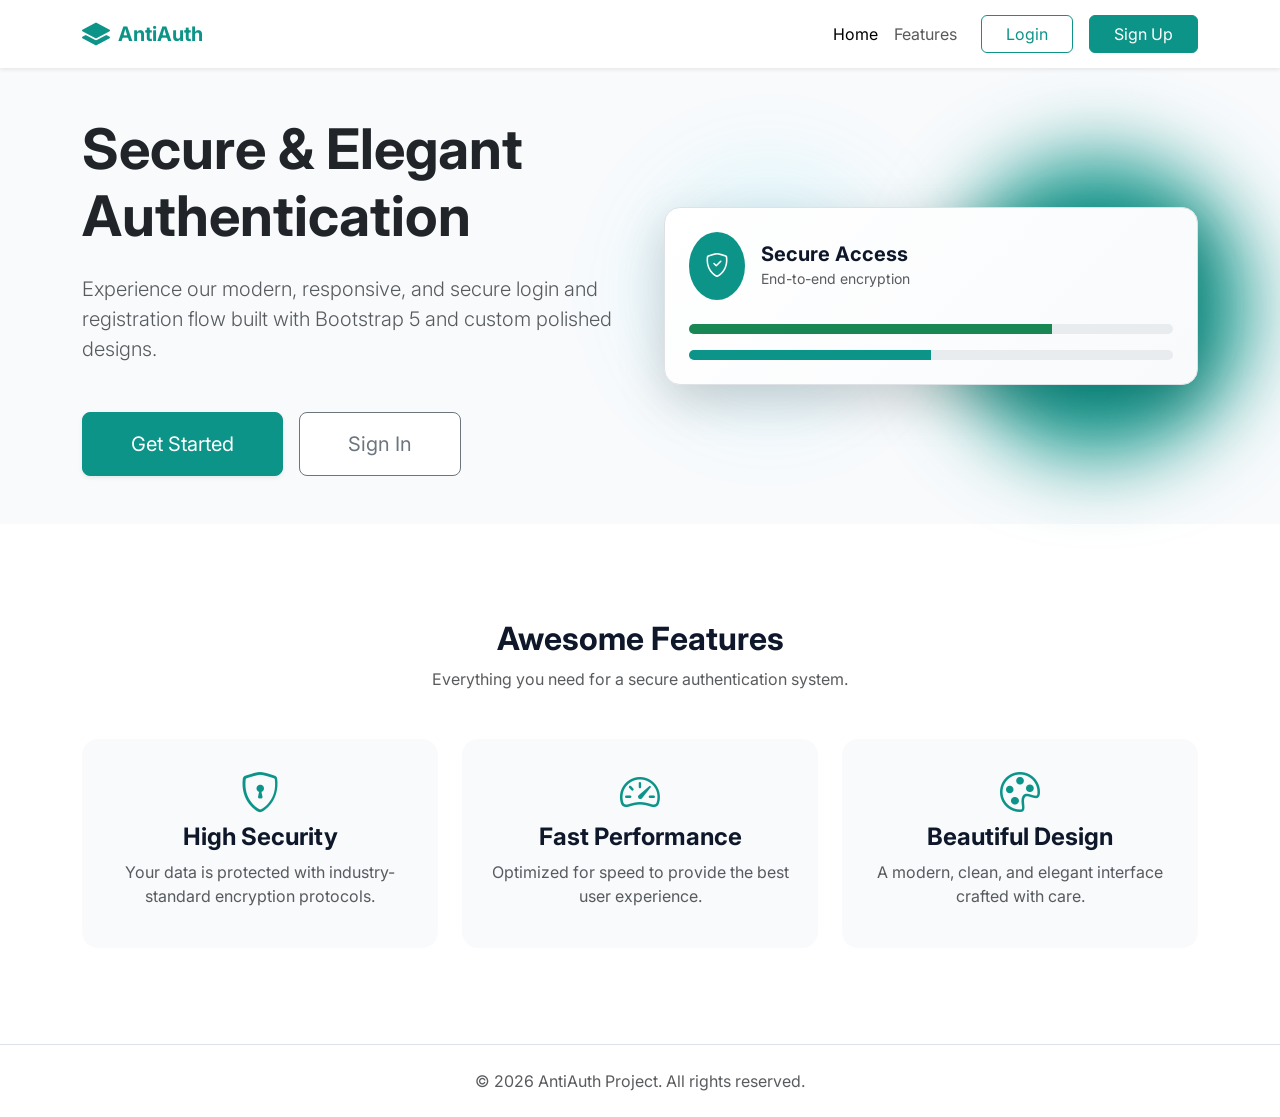
<file: login_registration/index.html>
<!DOCTYPE html>
<html lang="en">
<head>
    <meta charset="UTF-8">
    <meta name="viewport" content="width=device-width, initial-scale=1.0">
    <title>Antigravity Auth - Home</title>
    <!-- Google Fonts -->
    <link href="https://fonts.googleapis.com/css2?family=Inter:wght@300;400;500;600;700&display=swap" rel="stylesheet">
    <!-- Bootstrap 5 CSS -->
    <link href="https://cdn.jsdelivr.net/npm/bootstrap@5.3.2/dist/css/bootstrap.min.css" rel="stylesheet">
    <!-- Bootstrap Icons -->
    <link rel="stylesheet" href="https://cdn.jsdelivr.net/npm/bootstrap-icons@1.11.1/font/bootstrap-icons.css">
    <!-- Custom CSS -->
    <link rel="stylesheet" href="css/style.css?v=2">
</head>
<body class="d-flex flex-column min-vh-100">

    <!-- Navbar -->
    <nav class="navbar navbar-expand-lg navbar-light bg-white shadow-sm sticky-top">
        <div class="container">
            <a class="navbar-brand fw-bold text-primary d-flex align-items-center gap-2" href="index.html">
                <i class="bi bi-layers-fill fs-3"></i>
                AntiAuth
            </a>
            <button class="navbar-toggler border-0 shadow-none" type="button" data-bs-toggle="collapse" data-bs-target="#navbarNav" aria-controls="navbarNav" aria-expanded="false" aria-label="Toggle navigation">
                <span class="navbar-toggler-icon"></span>
            </button>
            <div class="collapse navbar-collapse" id="navbarNav">
                <ul class="navbar-nav ms-auto mb-2 mb-lg-0 align-items-center">
                    <li class="nav-item">
                        <a class="nav-link active" aria-current="page" href="index.html">Home</a>
                    </li>
                    <li class="nav-item">
                        <a class="nav-link" href="#features">Features</a>
                    </li>
                    <li class="nav-item ms-lg-3 me-lg-3 me-3">
                        <a class="btn btn-outline-primary px-4 mb-2 mb-lg-0 w-100" href="login.html">Login</a>
                    </li>
                    <li class="nav-item">
                        <a class="btn btn-primary px-4 w-100" href="register.html">Sign Up</a>
                    </li>
                </ul>
            </div>
        </div>
    </nav>

    <!-- Hero Section -->
    <main class="flex-grow-1 d-flex align-items-center bg-light">
        <div class="container py-5">
            <div class="row align-items-center g-5">
                <div class="col-lg-6 text-center text-lg-start">
                    <h1 class="display-4 fw-bold text-dark mb-4">Secure & Elegant Authentication</h1>
                    <p class="lead text-muted mb-5">Experience our modern, responsive, and secure login and registration flow built with Bootstrap 5 and custom polished designs.</p>
                    <div id="hero-cta-buttons" class="d-flex flex-column flex-sm-row gap-3 justify-content-center justify-content-lg-start">
                        <a href="register.html" class="btn btn-primary btn-lg px-5 py-3 shadow-sm">Get Started</a>
                        <a href="login.html" class="btn btn-outline-secondary btn-lg px-5 py-3 bg-white btn-hover-text-green">Sign In</a>
                    </div>
                </div>
                <div class="col-lg-6">
                    <div class="hero-image-container position-relative">
                        <!-- A placeholder hero visual block since we don't have an external image yet. We will style this with CSS -->
                        <div class="hero-visual bg-white rounded-4 shadow-lg p-4 position-relative z-1 border">
                            <div class="d-flex align-items-center gap-3 mb-4">
                                <div class="bg-primary rounded-circle p-3 text-white">
                                    <i class="bi bi-shield-check fs-4"></i>
                                </div>
                                <div>
                                    <h5 class="mb-0 fw-bold">Secure Access</h5>
                                    <small class="text-muted">End-to-end encryption</small>
                                </div>
                            </div>
                            <div class="progress mb-3" style="height: 10px;">
                                <div class="progress-bar bg-success w-75" role="progressbar" aria-valuenow="75" aria-valuemin="0" aria-valuemax="100"></div>
                            </div>
                            <div class="progress" style="height: 10px;">
                                <div class="progress-bar bg-primary w-50" role="progressbar" aria-valuenow="50" aria-valuemin="0" aria-valuemax="100"></div>
                            </div>
                        </div>
                        
                        <div class="position-absolute bg-primary bg-opacity-10 rounded-circle" style="width: 300px; height: 300px; top: -50px; right: -50px; z-index: 0; filter: blur(40px);"></div>
                        <div class="position-absolute bg-info bg-opacity-10 rounded-circle" style="width: 250px; height: 250px; bottom: -30px; left: -20px; z-index: 0; filter: blur(40px);"></div>
                    </div>
                </div>
            </div>
        </div>
    </main>

    <!-- Features Section -->
    <section id="features" class="py-5 bg-white">
        <div class="container py-5">
            <div class="text-center mb-5">
                <h2 class="fw-bold">Awesome Features</h2>
                <p class="text-muted">Everything you need for a secure authentication system.</p>
            </div>
            <div class="row g-4">
                <div class="col-md-4 text-center">
                    <div class="bg-light p-4 rounded-4 h-100">
                        <i class="bi bi-shield-lock text-primary fs-1 mb-3"></i>
                        <h4 class="fw-bold">High Security</h4>
                        <p class="text-muted">Your data is protected with industry-standard encryption protocols.</p>
                    </div>
                </div>
                <div class="col-md-4 text-center">
                    <div class="bg-light p-4 rounded-4 h-100">
                        <i class="bi bi-speedometer2 text-primary fs-1 mb-3"></i>
                        <h4 class="fw-bold">Fast Performance</h4>
                        <p class="text-muted">Optimized for speed to provide the best user experience.</p>
                    </div>
                </div>
                <div class="col-md-4 text-center">
                    <div class="bg-light p-4 rounded-4 h-100">
                        <i class="bi bi-palette text-primary fs-1 mb-3"></i>
                        <h4 class="fw-bold">Beautiful Design</h4>
                        <p class="text-muted">A modern, clean, and elegant interface crafted with care.</p>
                    </div>
                </div>
            </div>
        </div>
    </section>

    <!-- Footer -->
    <footer class="bg-white border-top py-4 mt-auto">
        <div class="container text-center">
            <p class="text-muted mb-0">&copy; 2026 AntiAuth Project. All rights reserved.</p>
        </div>
    </footer>

    <!-- Bootstrap 5 JS Bundle with Popper -->
    <script src="https://cdn.jsdelivr.net/npm/bootstrap@5.3.2/dist/js/bootstrap.bundle.min.js"></script>
    <script src="js/session.js"></script>
</body>
</html>
</file>
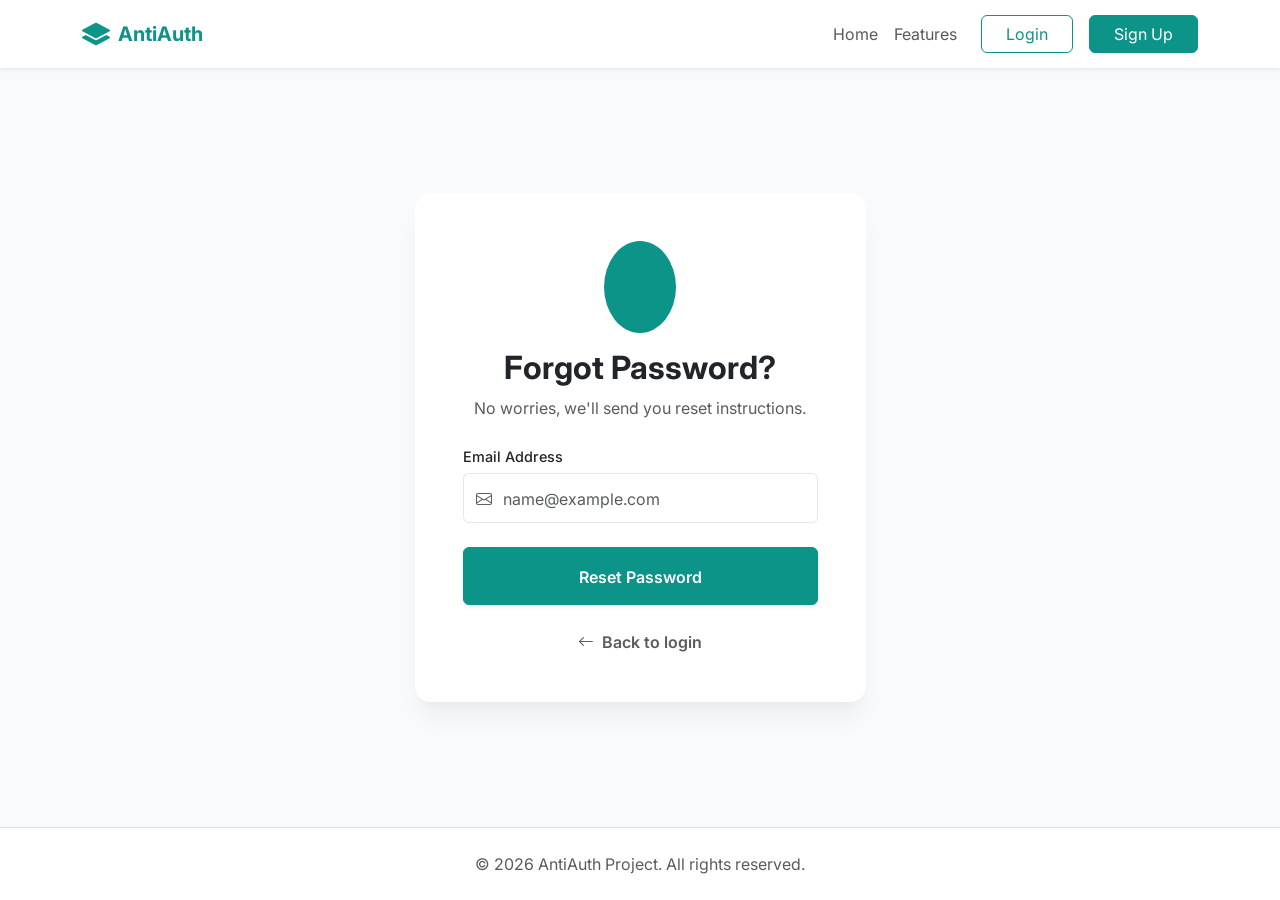
<file: login_registration/forgot-password.html>
<!DOCTYPE html>
<html lang="en">
<head>
    <meta charset="UTF-8">
    <meta name="viewport" content="width=device-width, initial-scale=1.0">
    <title>Forgot Password - Antigravity Auth</title>
    <link href="https://fonts.googleapis.com/css2?family=Inter:wght@300;400;500;600;700&display=swap" rel="stylesheet">
    <link href="https://cdn.jsdelivr.net/npm/bootstrap@5.3.2/dist/css/bootstrap.min.css" rel="stylesheet">
    <link rel="stylesheet" href="https://cdn.jsdelivr.net/npm/bootstrap-icons@1.11.1/font/bootstrap-icons.css">
    <link rel="stylesheet" href="css/style.css">
</head>
<body class="bg-light min-vh-100 d-flex flex-column">

    <!-- Navbar -->
    <nav class="navbar navbar-expand-lg navbar-light bg-white shadow-sm sticky-top">
        <div class="container">
            <a class="navbar-brand fw-bold text-primary d-flex align-items-center gap-2" href="index.html">
                <i class="bi bi-layers-fill fs-3"></i>
                AntiAuth
            </a>
            <button class="navbar-toggler border-0 shadow-none" type="button" data-bs-toggle="collapse" data-bs-target="#navbarNav" aria-controls="navbarNav" aria-expanded="false" aria-label="Toggle navigation">
                <span class="navbar-toggler-icon"></span>
            </button>
            <div class="collapse navbar-collapse" id="navbarNav">
                <ul class="navbar-nav ms-auto mb-2 mb-lg-0 align-items-center">
                    <li class="nav-item">
                        <a class="nav-link" href="index.html">Home</a>
                    </li>
                    <li class="nav-item">
                        <a class="nav-link" href="index.html#features">Features</a>
                    </li>
                    <li class="nav-item ms-lg-3 me-lg-3 me-3">
                        <a class="btn btn-outline-primary px-4 mb-2 mb-lg-0 w-100" href="login.html">Login</a>
                    </li>
                    <li class="nav-item">
                        <a class="btn btn-primary px-4 w-100" href="register.html">Sign Up</a>
                    </li>
                </ul>
            </div>
        </div>
    </nav>

    <!-- Main Content -->
    <main class="flex-grow-1 d-flex align-items-center justify-content-center py-5">
        <div class="container">
            <div class="row justify-content-center">
                <div class="col-md-8 col-lg-6 col-xl-5">
                    <div class="card auth-card border-0 shadow-lg rounded-4 overflow-hidden fade-in-up">
                        <div class="card-body p-4 p-sm-5">
                            <div class="text-center mb-4">
                                <div class="bg-primary bg-opacity-10 text-primary rounded-circle d-inline-flex p-3 mb-3">
                                    <i class="bi bi-key fs-1"></i>
                                </div>
                                <h2 class="fw-bold text-dark">Forgot Password?</h2>
                                <p class="text-muted">No worries, we'll send you reset instructions.</p>
                            </div>

                            <form id="forgotPasswordForm" novalidate>
                                <!-- Alert for general form errors -->
                                <div id="forgotAlert" class="alert d-none" role="alert"></div>

                                <div class="mb-4 position-relative">
                                    <label for="forgotEmail" class="form-label fw-medium text-dark">Email Address</label>
                                    <div class="input-group has-validation">
                                        <span class="input-group-text bg-white border-end-0 text-muted"><i class="bi bi-envelope"></i></span>
                                        <input type="email" class="form-control border-start-0 ps-0 focus-ring-none" id="forgotEmail" placeholder="name@example.com" required>
                                        <div class="invalid-feedback">
                                            Please enter a valid email address.
                                        </div>
                                    </div>
                                </div>

                                <button type="submit" class="btn btn-primary w-100 py-2 py-sm-3 fw-semibold shadow-sm mb-4 btn-hover-elevate">
                                    Reset Password
                                </button>
                                
                                <div class="text-center">
                                    <a href="login.html" class="text-muted text-decoration-none fw-semibold">
                                        <i class="bi bi-arrow-left me-1"></i> Back to login
                                    </a>
                                </div>
                            </form>
                        </div>
                    </div>
                </div>
            </div>
        </div>
    </main>

    <!-- Footer -->
    <footer class="bg-white border-top py-4 mt-auto">
        <div class="container text-center">
            <p class="text-muted mb-0">&copy; 2026 AntiAuth Project. All rights reserved.</p>
        </div>
    </footer>

    <script src="https://cdn.jsdelivr.net/npm/bootstrap@5.3.2/dist/js/bootstrap.bundle.min.js"></script>
    <script>
        const forgotEmail = document.getElementById('forgotEmail');
        let isEmailValidDB = false;
        let checkTimeout = null;
        
        forgotEmail.addEventListener('input', function() {
            clearTimeout(checkTimeout);
            const email = this.value;
            
            if (email.length > 5 && this.checkValidity()) {
                checkTimeout = setTimeout(() => {
                    fetch('php/check-user.php?email=' + encodeURIComponent(email))
                    .then(res => res.json())
                    .then(data => {
                        if (!data.exists) {
                            forgotEmail.setCustomValidity("Email not found in database.");
                            isEmailValidDB = false;
                        } else {
                            forgotEmail.setCustomValidity("");
                            isEmailValidDB = true;
                        }
                    });
                }, 500);
            }
        });

        document.getElementById('forgotPasswordForm').addEventListener('submit', function(e) {
            e.preventDefault();
            
            let isValid = this.checkValidity() && isEmailValidDB;
            this.classList.add('was-validated');
            
            if (isValid) {
                const btn = this.querySelector('button[type="submit"]');
                const originalText = btn.innerHTML;
                btn.disabled = true;
                btn.innerHTML = '<span class="spinner-border spinner-border-sm me-2" role="status" aria-hidden="true"></span>Sending...';
                
                setTimeout(() => {
                    const alert = document.getElementById('forgotAlert');
                    alert.className = 'alert alert-success alert-dismissible fade show';
                    alert.innerHTML = 'A confirmation email has been sent.<button type="button" class="btn-close" data-bs-dismiss="alert" aria-label="Close"></button>';
                    btn.innerHTML = '<span class="spinner-border spinner-border-sm me-2" role="status" aria-hidden="true"></span>Redirecting...';
                    
                    localStorage.setItem('resetEmail', forgotEmail.value);
                    
                    setTimeout(() => {
                        window.location.href = 'reset-password.html';
                    }, 1500);
                }, 1000);
            }
        });
    </script>
    <script src="js/session.js"></script>
</body>
</html>
</file>
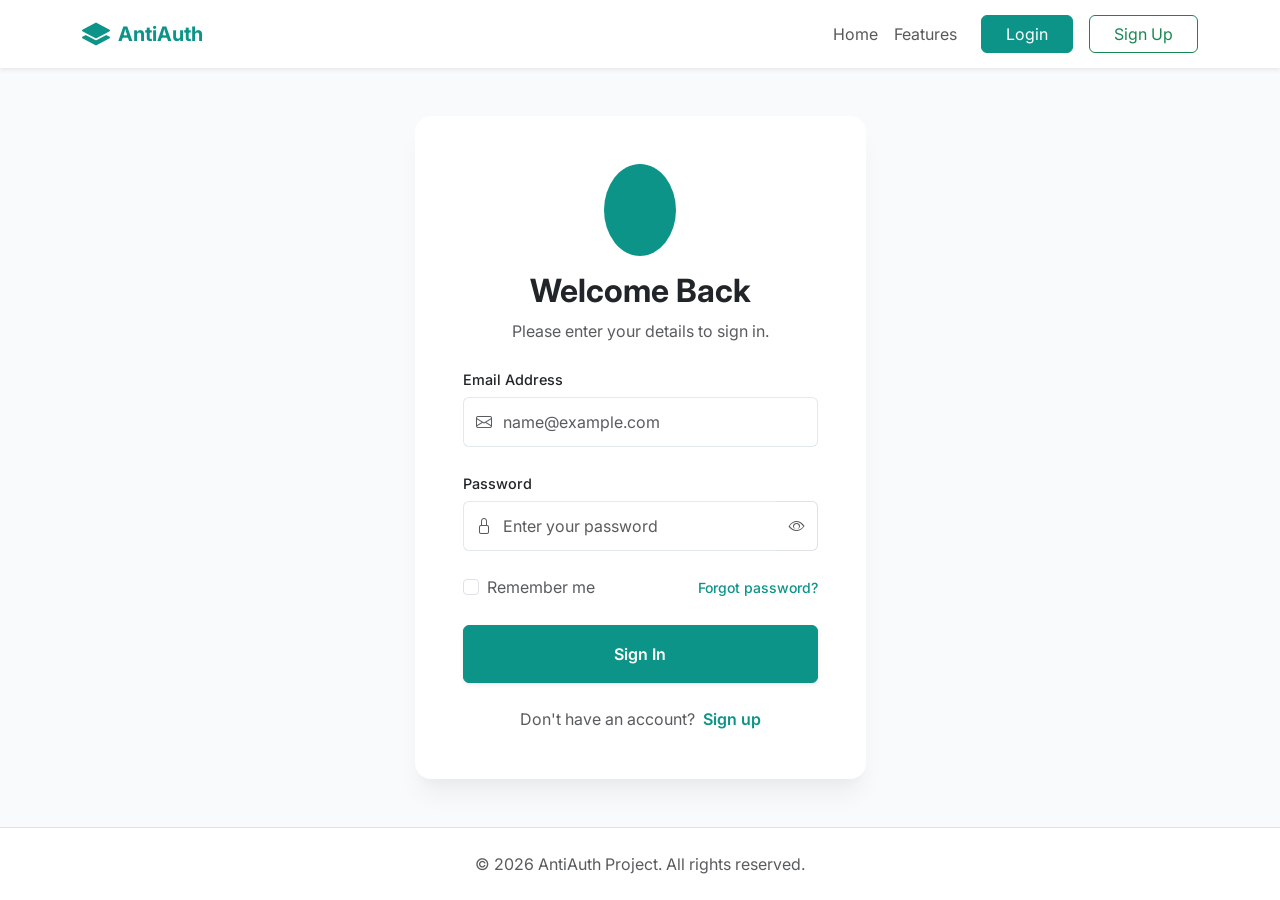
<file: login_registration/login.html>
<!DOCTYPE html>
<html lang="en">
<head>
    <meta charset="UTF-8">
    <meta name="viewport" content="width=device-width, initial-scale=1.0">
    <title>Login - Antigravity Auth</title>
    <link href="https://fonts.googleapis.com/css2?family=Inter:wght@300;400;500;600;700&display=swap" rel="stylesheet">
    <link href="https://cdn.jsdelivr.net/npm/bootstrap@5.3.2/dist/css/bootstrap.min.css" rel="stylesheet">
    <link rel="stylesheet" href="https://cdn.jsdelivr.net/npm/bootstrap-icons@1.11.1/font/bootstrap-icons.css">
    <link rel="stylesheet" href="css/style.css">
</head>
<body class="bg-light min-vh-100 d-flex flex-column">

    <!-- Navbar -->
    <nav class="navbar navbar-expand-lg navbar-light bg-white shadow-sm sticky-top">
        <div class="container">
            <a class="navbar-brand fw-bold text-primary d-flex align-items-center gap-2" href="index.html">
                <i class="bi bi-layers-fill fs-3"></i>
                AntiAuth
            </a>
            <button class="navbar-toggler border-0 shadow-none" type="button" data-bs-toggle="collapse" data-bs-target="#navbarNav" aria-controls="navbarNav" aria-expanded="false" aria-label="Toggle navigation">
                <span class="navbar-toggler-icon"></span>
            </button>
            <div class="collapse navbar-collapse" id="navbarNav">
                <ul class="navbar-nav ms-auto mb-2 mb-lg-0 align-items-center">
                    <li class="nav-item">
                        <a class="nav-link" href="index.html">Home</a>
                    </li>
                    <li class="nav-item">
                        <a class="nav-link" href="index.html#features">Features</a>
                    </li>
                    <li class="nav-item ms-lg-3 me-lg-3 me-3">
                        <a class="btn btn-primary px-4 mb-2 mb-lg-0 w-100" href="login.html">Login</a>
                    </li>
                    <li class="nav-item">
                        <a class="btn btn-outline-success bg-white px-4 w-100" href="register.html">Sign Up</a>
                    </li>
                </ul>
            </div>
        </div>
    </nav>

    <!-- Main Content -->
    <main class="flex-grow-1 d-flex align-items-center justify-content-center py-5">
        <div class="container">
            <div class="row justify-content-center">
                <div class="col-md-8 col-lg-6 col-xl-5">
                    <div class="card auth-card border-0 shadow-lg rounded-4 overflow-hidden fade-in-up">
                        <div class="card-body p-4 p-sm-5">
                            <div class="text-center mb-4">
                                <div class="bg-primary bg-opacity-10 text-primary rounded-circle d-inline-flex p-3 mb-3">
                                    <i class="bi bi-person-circle fs-1"></i>
                                </div>
                                <h2 class="fw-bold text-dark">Welcome Back</h2>
                                <p class="text-muted">Please enter your details to sign in.</p>
                            </div>

                            <form id="loginForm" novalidate>
                                <!-- Alert for general form errors -->
                                <div id="loginAlert" class="alert d-none" role="alert"></div>

                                <div class="mb-4 position-relative">
                                    <label for="loginEmail" class="form-label fw-medium text-dark">Email Address</label>
                                    <div class="input-group has-validation">
                                        <span class="input-group-text bg-white border-end-0 text-muted"><i class="bi bi-envelope"></i></span>
                                        <input type="email" class="form-control border-start-0 ps-0 focus-ring-none" id="loginEmail" placeholder="name@example.com" required>
                                        <div class="invalid-feedback">
                                            Please enter a valid email address.
                                        </div>
                                    </div>
                                </div>

                                <div class="mb-4 position-relative">
                                    <label for="loginPassword" class="form-label fw-medium text-dark">Password</label>
                                    <div class="input-group has-validation">
                                        <span class="input-group-text bg-white border-end-0 text-muted"><i class="bi bi-lock"></i></span>
                                        <input type="password" class="form-control border-start-0 border-end-0 px-0 focus-ring-none" id="loginPassword" placeholder="Enter your password" required>
                                        <button class="btn btn-outline-secondary bg-white border-start-0 border text-muted toggle-password" type="button" data-target="loginPassword" aria-label="Toggle password visibility">
                                            <i class="bi bi-eye"></i>
                                        </button>
                                        <div class="invalid-feedback">
                                            Password is required.
                                        </div>
                                    </div>
                                    <div id="capsLockWarning-loginPassword" class="form-text text-warning d-none mt-1 fw-bold small">
                                        <i class="bi bi-exclamation-triangle-fill me-1"></i> Caps Lock is ON
                                    </div>
                                </div>

                                <div class="d-flex justify-content-between align-items-center mb-4">
                                    <div class="form-check">
                                        <input class="form-check-input focus-ring-primary" type="checkbox" id="rememberMe">
                                        <label class="form-check-label text-muted" for="rememberMe">
                                            Remember me
                                        </label>
                                    </div>
                                    <a href="forgot-password.html" class="text-primary text-decoration-none fw-medium small">Forgot password?</a>
                                </div>

                                <button type="submit" class="btn btn-primary w-100 py-2 py-sm-3 fw-semibold shadow-sm mb-4 btn-hover-elevate">
                                    Sign In
                                </button>
                                
                                <div class="text-center">
                                    <span class="text-muted">Don't have an account?</span>
                                    <a href="register.html" class="text-primary text-decoration-none fw-semibold ms-1">Sign up</a>
                                </div>
                            </form>
                        </div>
                    </div>
                </div>
            </div>
        </div>
    </main>

    <!-- Footer -->
    <footer class="bg-white border-top py-4 mt-auto">
        <div class="container text-center">
            <p class="text-muted mb-0">&copy; 2026 AntiAuth Project. All rights reserved.</p>
        </div>
    </footer>

    <script src="https://cdn.jsdelivr.net/npm/bootstrap@5.3.2/dist/js/bootstrap.bundle.min.js"></script>
    <script src="js/auth.js"></script>
    <script src="js/validation.js"></script>
    <script src="js/session.js"></script>
</body>
</html>
</file>
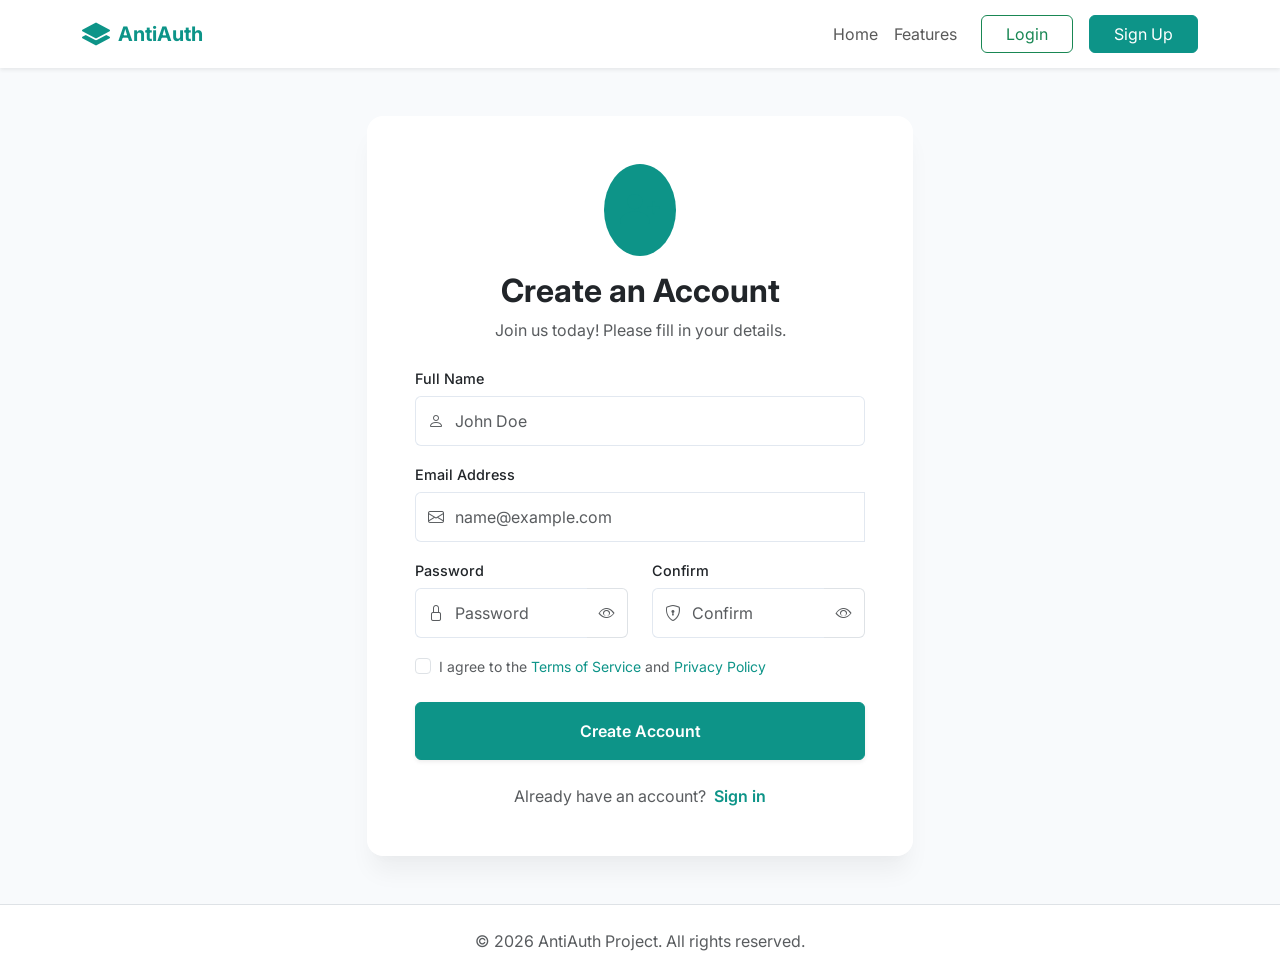
<file: login_registration/register.html>
<!DOCTYPE html>
<html lang="en">
<head>
    <meta charset="UTF-8">
    <meta name="viewport" content="width=device-width, initial-scale=1.0">
    <title>Sign Up - Antigravity Auth</title>
    <link href="https://fonts.googleapis.com/css2?family=Inter:wght@300;400;500;600;700&display=swap" rel="stylesheet">
    <link href="https://cdn.jsdelivr.net/npm/bootstrap@5.3.2/dist/css/bootstrap.min.css" rel="stylesheet">
    <link rel="stylesheet" href="https://cdn.jsdelivr.net/npm/bootstrap-icons@1.11.1/font/bootstrap-icons.css">
    <link rel="stylesheet" href="css/style.css">
</head>
<body class="bg-light min-vh-100 d-flex flex-column">

    <!-- Navbar -->
    <nav class="navbar navbar-expand-lg navbar-light bg-white shadow-sm sticky-top">
        <div class="container">
            <a class="navbar-brand fw-bold text-primary d-flex align-items-center gap-2" href="index.html">
                <i class="bi bi-layers-fill fs-3"></i>
                AntiAuth
            </a>
            <button class="navbar-toggler border-0 shadow-none" type="button" data-bs-toggle="collapse" data-bs-target="#navbarNav" aria-controls="navbarNav" aria-expanded="false" aria-label="Toggle navigation">
                <span class="navbar-toggler-icon"></span>
            </button>
            <div class="collapse navbar-collapse" id="navbarNav">
                <ul class="navbar-nav ms-auto mb-2 mb-lg-0 align-items-center">
                    <li class="nav-item">
                        <a class="nav-link" href="index.html">Home</a>
                    </li>
                    <li class="nav-item">
                        <a class="nav-link" href="index.html#features">Features</a>
                    </li>
                    <li class="nav-item ms-lg-3 me-lg-3 me-3">
                        <a class="btn btn-outline-success bg-white px-4 mb-2 mb-lg-0 w-100" href="login.html">Login</a>
                    </li>
                    <li class="nav-item">
                        <a class="btn btn-primary px-4 w-100" href="register.html">Sign Up</a>
                    </li>
                </ul>
            </div>
        </div>
    </nav>

    <!-- Main Content -->
    <main class="flex-grow-1 d-flex align-items-center justify-content-center py-5">
        <div class="container">
            <div class="row justify-content-center">
                <div class="col-md-9 col-lg-7 col-xl-6">
                    <div class="card auth-card border-0 shadow-lg rounded-4 overflow-hidden fade-in-up">
                        <div class="card-body p-4 p-sm-5">
                            <div class="text-center mb-4">
                                <div class="bg-primary bg-opacity-10 text-primary rounded-circle d-inline-flex p-3 mb-3">
                                    <i class="bi bi-person-plus-fill fs-1"></i>
                                </div>
                                <h2 class="fw-bold text-dark">Create an Account</h2>
                                <p class="text-muted">Join us today! Please fill in your details.</p>
                            </div>

                            <form id="registerForm" novalidate>
                                <!-- Alert for general form errors -->
                                <div id="registerAlert" class="alert d-none" role="alert"></div>

                                <div class="mb-3 position-relative">
                                    <label for="registerName" class="form-label fw-medium text-dark">Full Name</label>
                                    <div class="input-group has-validation">
                                        <span class="input-group-text bg-white border-end-0 text-muted"><i class="bi bi-person"></i></span>
                                        <input type="text" class="form-control border-start-0 ps-0 focus-ring-none" id="registerName" placeholder="John Doe" required minlength="2">
                                        <div class="invalid-feedback">
                                            Please enter your full name (at least 2 characters).
                                        </div>
                                    </div>
                                </div>

                                <div class="mb-3 position-relative">
                                    <label for="registerEmail" class="form-label fw-medium text-dark">Email Address</label>
                                    <div class="input-group has-validation">
                                        <span class="input-group-text bg-white border-end-0 text-muted"><i class="bi bi-envelope"></i></span>
                                        <input type="email" class="form-control border-start-0 ps-0 focus-ring-none" id="registerEmail" placeholder="name@example.com" required>
                                        <!-- AJAX feedback icon -->
                                        <span class="input-group-text bg-white border-start-0 d-none" id="emailStatusIcon"></span>
                                        <div class="invalid-feedback" id="emailFeedback">
                                            Please enter a valid email address.
                                        </div>
                                    </div>
                                    <div id="emailHelp" class="form-text mt-1 d-none text-muted small">Checking availability...</div>
                                </div>

                                <div class="row mb-3">
                                    <div class="col-sm-6 mb-3 mb-sm-0 position-relative">
                                        <label for="registerPassword" class="form-label fw-medium text-dark">Password</label>
                                        <div class="input-group has-validation">
                                            <span class="input-group-text bg-white border-end-0 text-muted"><i class="bi bi-lock"></i></span>
                                            <input type="password" class="form-control border-start-0 border-end-0 px-0 focus-ring-none" id="registerPassword" placeholder="Password" required minlength="8">
                                            <button class="btn btn-outline-secondary bg-white border-start-0 border text-muted toggle-password" type="button" data-target="registerPassword" aria-label="Toggle password visibility">
                                                <i class="bi bi-eye"></i>
                                            </button>
                                            <div class="invalid-feedback">
                                                Password must be at least 8 chars.
                                            </div>
                                        </div>
                                        <div id="capsLockWarning-registerPassword" class="form-text text-warning d-none mt-1 fw-bold small">
                                            <i class="bi bi-exclamation-triangle-fill me-1"></i> Caps Lock is ON
                                        </div>
                                        
                                        <!-- Password Strength Indicator -->
                                        <div class="mt-2" id="passwordStrengthContainer" style="display: none;">
                                            <div class="progress" style="height: 4px;">
                                                <div id="passwordStrengthBar" class="progress-bar" role="progressbar" style="width: 0%;" aria-valuenow="0" aria-valuemin="0" aria-valuemax="100"></div>
                                            </div>
                                            <small id="passwordStrengthText" class="text-muted mt-1 d-block text-end" style="font-size: 0.75rem;"></small>
                                        </div>
                                    </div>
                                    
                                    <div class="col-sm-6 position-relative">
                                        <label for="registerConfirmPassword" class="form-label fw-medium text-dark">Confirm</label>
                                        <div class="input-group has-validation">
                                            <span class="input-group-text bg-white border-end-0 text-muted"><i class="bi bi-shield-lock"></i></span>
                                            <input type="password" class="form-control border-start-0 border-end-0 px-0 focus-ring-none" id="registerConfirmPassword" placeholder="Confirm" required>
                                            <button class="btn btn-outline-secondary bg-white border-start-0 border text-muted toggle-password" type="button" data-target="registerConfirmPassword" aria-label="Toggle confirm password visibility">
                                                <i class="bi bi-eye"></i>
                                            </button>
                                            <div class="invalid-feedback">
                                                Passwords do not match.
                                            </div>
                                        </div>
                                        <div id="capsLockWarning-registerConfirmPassword" class="form-text text-warning d-none mt-1 fw-bold small">
                                            <i class="bi bi-exclamation-triangle-fill me-1"></i> Caps Lock is ON
                                        </div>
                                    </div>
                                </div>

                                <div class="mb-4">
                                    <div class="form-check">
                                        <input class="form-check-input focus-ring-primary" type="checkbox" id="termsCheck" required>
                                        <label class="form-check-label text-muted small" for="termsCheck">
                                            I agree to the <a href="#" class="text-primary text-decoration-none">Terms of Service</a> and <a href="#" class="text-primary text-decoration-none">Privacy Policy</a>
                                        </label>
                                        <div class="invalid-feedback">
                                            You must agree before submitting.
                                        </div>
                                    </div>
                                </div>

                                <button type="submit" id="registerSubmitBtn" class="btn btn-primary w-100 py-2 py-sm-3 fw-semibold shadow-sm mb-4 btn-hover-elevate">
                                    Create Account
                                </button>
                                
                                <div class="text-center">
                                    <span class="text-muted">Already have an account?</span>
                                    <a href="login.html" class="text-primary text-decoration-none fw-semibold ms-1">Sign in</a>
                                </div>
                            </form>
                        </div>
                    </div>
                </div>
            </div>
        </div>
    </main>

    <!-- Footer -->
    <footer class="bg-white border-top py-4 mt-auto">
        <div class="container text-center">
            <p class="text-muted mb-0">&copy; 2026 AntiAuth Project. All rights reserved.</p>
        </div>
    </footer>

    <script src="https://cdn.jsdelivr.net/npm/bootstrap@5.3.2/dist/js/bootstrap.bundle.min.js"></script>
    <script src="js/auth.js"></script>
    <script src="js/validation.js"></script>
    <script src="js/ajax.js"></script>
    <script src="js/session.js"></script>
</body>
</html>
</file>
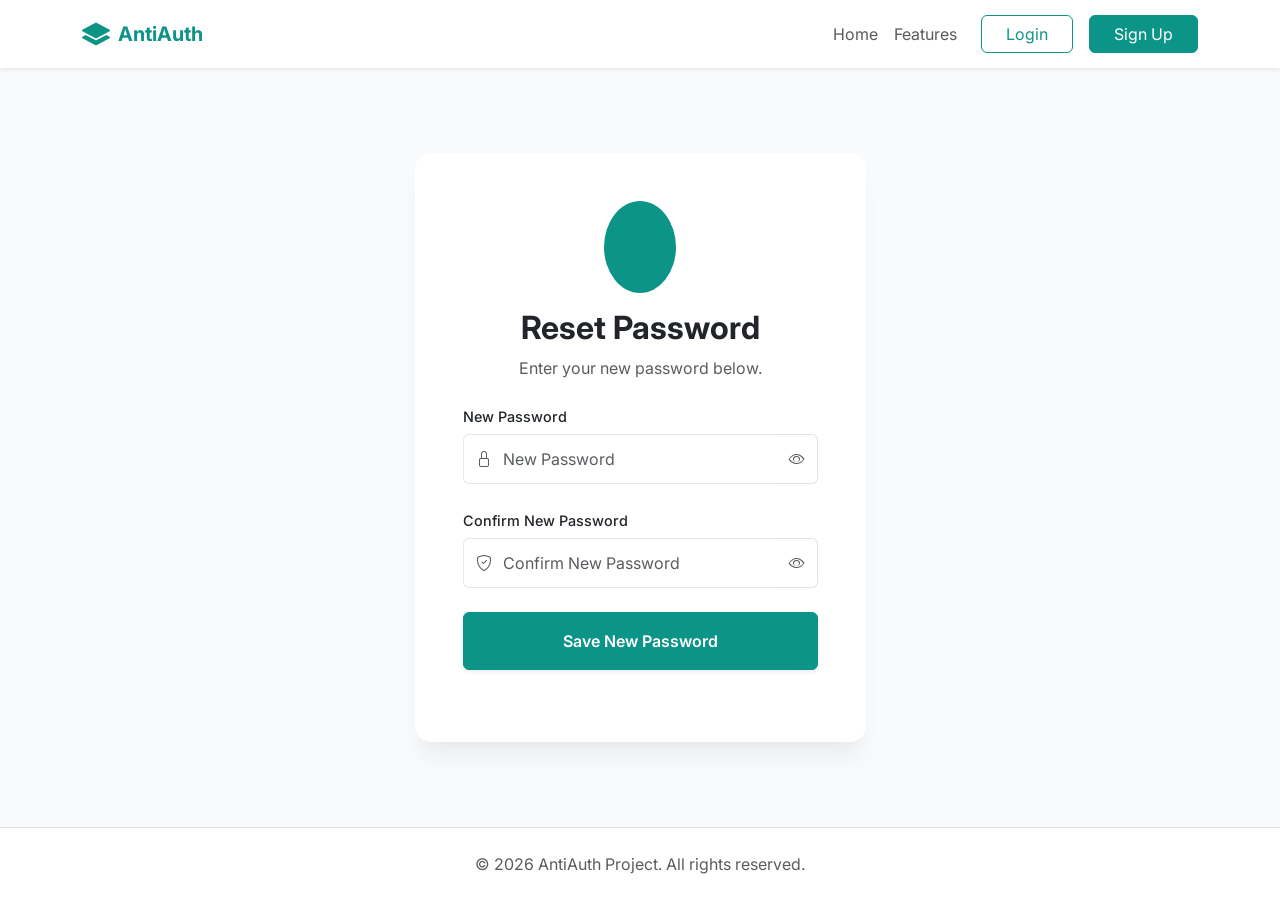
<file: login_registration/reset-password.html>
<!DOCTYPE html>
<html lang="en">
<head>
    <meta charset="UTF-8">
    <meta name="viewport" content="width=device-width, initial-scale=1.0">
    <title>Reset Password - Antigravity Auth</title>
    <link href="https://fonts.googleapis.com/css2?family=Inter:wght@300;400;500;600;700&display=swap" rel="stylesheet">
    <link href="https://cdn.jsdelivr.net/npm/bootstrap@5.3.2/dist/css/bootstrap.min.css" rel="stylesheet">
    <link rel="stylesheet" href="https://cdn.jsdelivr.net/npm/bootstrap-icons@1.11.1/font/bootstrap-icons.css">
    <link rel="stylesheet" href="css/style.css">
</head>
<body class="bg-light min-vh-100 d-flex flex-column">

    <!-- Navbar -->
    <nav class="navbar navbar-expand-lg navbar-light bg-white shadow-sm sticky-top">
        <div class="container">
            <a class="navbar-brand fw-bold text-primary d-flex align-items-center gap-2" href="index.html">
                <i class="bi bi-layers-fill fs-3"></i>
                AntiAuth
            </a>
            <button class="navbar-toggler border-0 shadow-none" type="button" data-bs-toggle="collapse" data-bs-target="#navbarNav" aria-controls="navbarNav" aria-expanded="false" aria-label="Toggle navigation">
                <span class="navbar-toggler-icon"></span>
            </button>
            <div class="collapse navbar-collapse" id="navbarNav">
                <ul class="navbar-nav ms-auto mb-2 mb-lg-0 align-items-center">
                    <li class="nav-item">
                        <a class="nav-link" href="index.html">Home</a>
                    </li>
                    <li class="nav-item">
                        <a class="nav-link" href="index.html#features">Features</a>
                    </li>
                    <li class="nav-item ms-lg-3 me-lg-3 me-3">
                        <a class="btn btn-outline-primary px-4 mb-2 mb-lg-0 w-100" href="login.html">Login</a>
                    </li>
                    <li class="nav-item">
                        <a class="btn btn-primary px-4 w-100" href="register.html">Sign Up</a>
                    </li>
                </ul>
            </div>
        </div>
    </nav>

    <!-- Main Content -->
    <main class="flex-grow-1 d-flex align-items-center justify-content-center py-5">
        <div class="container">
            <div class="row justify-content-center">
                <div class="col-md-8 col-lg-6 col-xl-5">
                    <div class="card auth-card border-0 shadow-lg rounded-4 overflow-hidden fade-in-up">
                        <div class="card-body p-4 p-sm-5">
                            <div class="text-center mb-4">
                                <div class="bg-primary bg-opacity-10 text-primary rounded-circle d-inline-flex p-3 mb-3">
                                    <i class="bi bi-shield-lock fs-1"></i>
                                </div>
                                <h2 class="fw-bold text-dark">Reset Password</h2>
                                <p class="text-muted">Enter your new password below.</p>
                            </div>

                            <form id="resetPasswordForm" novalidate>
                                <div id="resetAlert" class="alert d-none" role="alert"></div>

                                <div class="mb-4 position-relative">
                                    <label for="newPassword" class="form-label fw-medium text-dark">New Password</label>
                                    <div class="input-group has-validation">
                                        <span class="input-group-text bg-white border-end-0 text-muted"><i class="bi bi-lock"></i></span>
                                        <input type="password" class="form-control border-start-0 border-end-0 px-0 focus-ring-none" id="newPassword" placeholder="New Password" required minlength="8">
                                        <button class="btn btn-outline-secondary bg-white border-start-0 border text-muted toggle-password" type="button" data-target="newPassword" aria-label="Toggle password visibility">
                                            <i class="bi bi-eye"></i>
                                        </button>
                                        <div class="invalid-feedback">
                                            Password must be at least 8 characters.
                                        </div>
                                    </div>
                                    
                                    <div id="capsLockWarning-newPassword" class="form-text text-warning d-none mt-1 fw-bold small">
                                        <i class="bi bi-exclamation-triangle-fill me-1"></i> Caps Lock is ON
                                    </div>
                                    
                                    <!-- Password Strength Indicator -->
                                    <div class="mt-2" id="passwordStrengthContainer" style="display: none;">
                                        <div class="progress" style="height: 4px;">
                                            <div id="passwordStrengthBar" class="progress-bar" role="progressbar" style="width: 0%;" aria-valuenow="0" aria-valuemin="0" aria-valuemax="100"></div>
                                        </div>
                                        <small id="passwordStrengthText" class="text-muted mt-1 d-block text-end" style="font-size: 0.75rem;"></small>
                                    </div>
                                </div>

                                <div class="mb-4 position-relative">
                                    <label for="confirmNewPassword" class="form-label fw-medium text-dark">Confirm New Password</label>
                                    <div class="input-group has-validation">
                                        <span class="input-group-text bg-white border-end-0 text-muted"><i class="bi bi-shield-check"></i></span>
                                        <input type="password" class="form-control border-start-0 border-end-0 px-0 focus-ring-none" id="confirmNewPassword" placeholder="Confirm New Password" required minlength="8">
                                        <button class="btn btn-outline-secondary bg-white border-start-0 border text-muted toggle-password" type="button" data-target="confirmNewPassword" aria-label="Toggle password visibility">
                                            <i class="bi bi-eye"></i>
                                        </button>
                                        <div class="invalid-feedback">
                                            Passwords do not match.
                                        </div>
                                    </div>
                                    <div id="capsLockWarning-confirmNewPassword" class="form-text text-warning d-none mt-1 fw-bold small">
                                        <i class="bi bi-exclamation-triangle-fill me-1"></i> Caps Lock is ON
                                    </div>
                                </div>

                                <button type="submit" class="btn btn-primary w-100 py-2 py-sm-3 fw-semibold shadow-sm mb-4 btn-hover-elevate">
                                    Save New Password
                                </button>
                            </form>
                        </div>
                    </div>
                </div>
            </div>
        </div>
    </main>

    <!-- Footer -->
    <footer class="bg-white border-top py-4 mt-auto">
        <div class="container text-center">
            <p class="text-muted mb-0">&copy; 2026 AntiAuth Project. All rights reserved.</p>
        </div>
    </footer>

    <script src="https://cdn.jsdelivr.net/npm/bootstrap@5.3.2/dist/js/bootstrap.bundle.min.js"></script>
    <script src="js/auth.js"></script>
    <script>
        const passInput = document.getElementById('newPassword');
        const confirmPassInput = document.getElementById('confirmNewPassword');
        const form = document.getElementById('resetPasswordForm');
        
        const strengthBar = document.getElementById('passwordStrengthBar');
        const strengthText = document.getElementById('passwordStrengthText');
        const strengthContainer = document.getElementById('passwordStrengthContainer');
        
        const checkMatch = () => {
            if (confirmPassInput.value !== passInput.value && confirmPassInput.value !== "") {
                confirmPassInput.setCustomValidity("Passwords don't match");
            } else {
                confirmPassInput.setCustomValidity('');
            }
        };

        const checkStrength = () => {
            const val = passInput.value;
            if (val.length > 0) {
                strengthContainer.style.display = 'block';
                let strength = 0;
                let text = '';
                let colorClass = '';
                
                if (val.length >= 8) strength += 25;
                if (val.match(/[a-z]+/)) strength += 25;
                if (val.match(/[A-Z]+/)) strength += 25;
                if (val.match(/[0-9]+/)) strength += 25;
                if (val.match(/[$@#&!]+/)) strength += 25;
                
                strength = Math.min(100, strength);
                
                if (strength <= 25) { text = 'Weak'; colorClass = 'bg-danger'; }
                else if (strength <= 50) { text = 'Fair'; colorClass = 'bg-warning'; }
                else if (strength <= 75) { text = 'Good'; colorClass = 'bg-info'; }
                else { text = 'Strong'; colorClass = 'bg-success'; }
                
                strengthBar.style.width = strength + '%';
                strengthBar.className = 'progress-bar ' + colorClass;
                strengthText.textContent = text;
            } else {
                strengthContainer.style.display = 'none';
            }
        };

        passInput.addEventListener('input', () => {
            checkMatch();
            checkStrength();
        });
        confirmPassInput.addEventListener('input', checkMatch);

        form.addEventListener('submit', function(e) {
            e.preventDefault();
            checkMatch(); // Re-validate on submit
            
            let isValid = this.checkValidity();
            this.classList.add('was-validated');
            
            if (isValid) {
                const email = localStorage.getItem('resetEmail');
                const btn = this.querySelector('button[type="submit"]');
                const originalText = btn.innerHTML;
                
                if (!email) {
                    const alert = document.getElementById('resetAlert');
                    alert.className = 'alert alert-danger alert-dismissible fade show';
                    alert.innerHTML = 'Error: Email not found. Please restart the forgot password process.<button type="button" class="btn-close" data-bs-dismiss="alert" aria-label="Close"></button>';
                    return;
                }
                
                btn.disabled = true;
                btn.innerHTML = '<span class="spinner-border spinner-border-sm me-2" role="status" aria-hidden="true"></span>Saving...';
                
                fetch('php/update-password.php', {
                    method: 'POST',
                    headers: { 'Content-Type': 'application/json' },
                    body: JSON.stringify({ email: email, password: passInput.value })
                })
                .then(res => res.json())
                .then(data => {
                    const alert = document.getElementById('resetAlert');
                    if (data.success) {
                        alert.className = 'alert alert-success alert-dismissible fade show';
                        alert.innerHTML = 'Password successfully changed! Redirecting to login...';
                        localStorage.removeItem('resetEmail');
                        setTimeout(() => {
                            window.location.href = 'login.html';
                        }, 1500);
                    } else {
                        alert.className = 'alert alert-danger alert-dismissible fade show';
                        alert.innerHTML = (data.message || 'Error occurred.') + '<button type="button" class="btn-close" data-bs-dismiss="alert" aria-label="Close"></button>';
                        btn.disabled = false;
                        btn.innerHTML = originalText;
                    }
                })
                .catch(err => {
                    const alert = document.getElementById('resetAlert');
                    alert.className = 'alert alert-danger alert-dismissible fade show';
                    alert.innerHTML = 'Network error. Please try again.<button type="button" class="btn-close" data-bs-dismiss="alert" aria-label="Close"></button>';
                    btn.disabled = false;
                    btn.innerHTML = originalText;
                });
            }
        });
    </script>
    <script src="js/session.js"></script>
</body>
</html>
</file>
<file: login_registration/css/style.css>
/* 
 * Antigravity Auth Custom Styles 
 * A modern SaaS style design system with a strong teal/blue accent
 */

:root {
    /* Brand Colors */
    --bs-primary: #0d9488; /* Teal 600 */
    --bs-primary-rgb: 13, 148, 136;
    --bs-primary-hover: #0f766e; /* Teal 700 */
    
    --bs-info: #0284c7; /* Sky 600 */
    
    /* Background & Surface */
    --bg-light: #f8fafc; /* Slate 50 */
    --surface: #ffffff;
    
    /* Text */
    --text-dark: #0f172a; /* Slate 900 */
    --text-muted: #64748b; /* Slate 500 */
    
    /* Transitions */
    --transition-fast: 0.2s cubic-bezier(0.4, 0, 0.2, 1);
    --transition-normal: 0.3s cubic-bezier(0.4, 0, 0.2, 1);
}

/* Base Styles */
body {
    font-family: 'Inter', sans-serif;
    color: var(--text-dark);
    background-color: var(--bg-light) !important;
    -webkit-font-smoothing: antialiased;
    -moz-osx-font-smoothing: grayscale;
}

/* Custom Overrides for Bootstrap Utilities */
.text-primary { color: var(--bs-primary) !important; }
.bg-primary { background-color: var(--bs-primary) !important; }
.bg-light { background-color: var(--bg-light) !important; }

/* Buttons */
.btn-primary {
    background-color: var(--bs-primary);
    border-color: var(--bs-primary);
    transition: all var(--transition-fast);
}

.btn-primary:hover, .btn-primary:focus, .btn-primary:active {
    background-color: var(--bs-primary-hover) !important;
    border-color: var(--bs-primary-hover) !important;
}

.btn-outline-primary {
    color: var(--bs-primary);
    border-color: var(--bs-primary);
    transition: all var(--transition-fast);
}

.btn-outline-primary:hover, .btn-outline-primary:focus {
    background-color: var(--bs-primary);
    color: white;
}

.btn-hover-elevate:hover {
    transform: translateY(-2px);
    box-shadow: 0 10px 15px -3px rgba(13, 148, 136, 0.3), 0 4px 6px -2px rgba(13, 148, 136, 0.15) !important;
}

/* Forms */
.form-control {
    padding: 0.75rem 1rem;
    border-color: #e2e8f0;
    transition: all var(--transition-fast);
    box-shadow: none !important;
}

.form-control:focus {
    border-color: var(--bs-primary);
}

/* For input groups, we handle focus ring manually on the container or visually hide it on the input */
.input-group:focus-within .input-group-text,
.input-group:focus-within .form-control,
.input-group:focus-within .btn {
    border-color: var(--bs-primary);
}

.input-group-text {
    background-color: transparent;
    border-color: #e2e8f0;
    transition: border-color var(--transition-fast);
}

/* Specific focus ring removal since input-group:focus-within handles visual state */
.focus-ring-none:focus {
    box-shadow: none !important;
}

.form-label {
    font-size: 0.9rem;
    margin-bottom: 0.4rem;
}

.form-check-input:checked {
    background-color: var(--bs-primary);
    border-color: var(--bs-primary);
}

.form-check-input:focus {
    border-color: rgba(var(--bs-primary-rgb), 0.5);
    box-shadow: 0 0 0 0.25rem rgba(var(--bs-primary-rgb), 0.25);
}

/* Toggle Password Button */
.toggle-password {
    transition: all var(--transition-fast);
}
.toggle-password:hover {
    background-color: #f1f5f9;
}
.toggle-password:focus {
    box-shadow: none !important;
}

/* Cards & Layout */
.auth-card {
    border-radius: 1rem;
    box-shadow: 0 20px 25px -5px rgba(0, 0, 0, 0.05), 0 10px 10px -5px rgba(0, 0, 0, 0.02) !important;
}

/* Validation Styles */
.is-invalid + .invalid-feedback {
    display: block;
}

/* Custom indicator for AJAX */
.is-loading-email {
    background-image: url("data:image/svg+xml,%3Csvg xmlns='http://www.w3.org/2000/svg' viewBox='0 0 200 200'%3E%3Ccircle fill='%230d9488' stroke='%230d9488' stroke-width='15' r='15' cx='40' cy='100'%3E%3Canimate attributeName='opacity' calcMode='spline' dur='2' values='1;0;1;' keySplines='.5 0 .5 1;.5 0 .5 1' repeatCount='indefinite' begin='-.4'/%3E%3C/circle%3E%3Ccircle fill='%230d9488' stroke='%230d9488' stroke-width='15' r='15' cx='100' cy='100'%3E%3Canimate attributeName='opacity' calcMode='spline' dur='2' values='1;0;1;' keySplines='.5 0 .5 1;.5 0 .5 1' repeatCount='indefinite' begin='-.2'/%3E%3C/circle%3E%3Ccircle fill='%230d9488' stroke='%230d9488' stroke-width='15' r='15' cx='160' cy='100'%3E%3Canimate attributeName='opacity' calcMode='spline' dur='2' values='1;0;1;' keySplines='.5 0 .5 1;.5 0 .5 1' repeatCount='indefinite' begin='0'/%3E%3C/circle%3E%3C/svg%3E");
    background-repeat: no-repeat;
    background-position: right calc(0.375em + 0.1875rem) center;
    background-size: calc(0.75em + 0.375rem) calc(0.75em + 0.375rem);
}

.email-available {
    border-color: #198754 !important;
}
.email-available:focus {
    border-color: #198754 !important;
    box-shadow: 0 0 0 0.25rem rgba(25, 135, 84, 0.25) !important;
}
.input-group-text.email-available {
    border-color: #198754 !important;
    color: #198754 !important;
}

/* Animations */
.fade-in-up {
    animation: fadeInUp var(--transition-normal) forwards;
}

@keyframes fadeInUp {
    from {
        opacity: 0;
        transform: translateY(20px);
    }
    to {
        opacity: 1;
        transform: translateY(0);
    }
}

@media (prefers-reduced-motion: reduce) {
    .fade-in-up {
        animation: none;
    }
    .btn-hover-elevate:hover {
        transform: none;
    }
}

/* Hero Section Utilities */
.hero-visual {
    background: linear-gradient(135deg, #ffffff 0%, #f8fafc 100%);
}

/* Custom Hover Colors */
.btn-hover-text-green {
    transition: all 0.3s ease;
}
.btn-hover-text-green:hover, .btn-hover-text-green:focus, .btn-hover-text-green:active { 
    color: #198754 !important; 
    background-color: #ffffff !important;
    border-color: #198754 !important;
}
</file>
